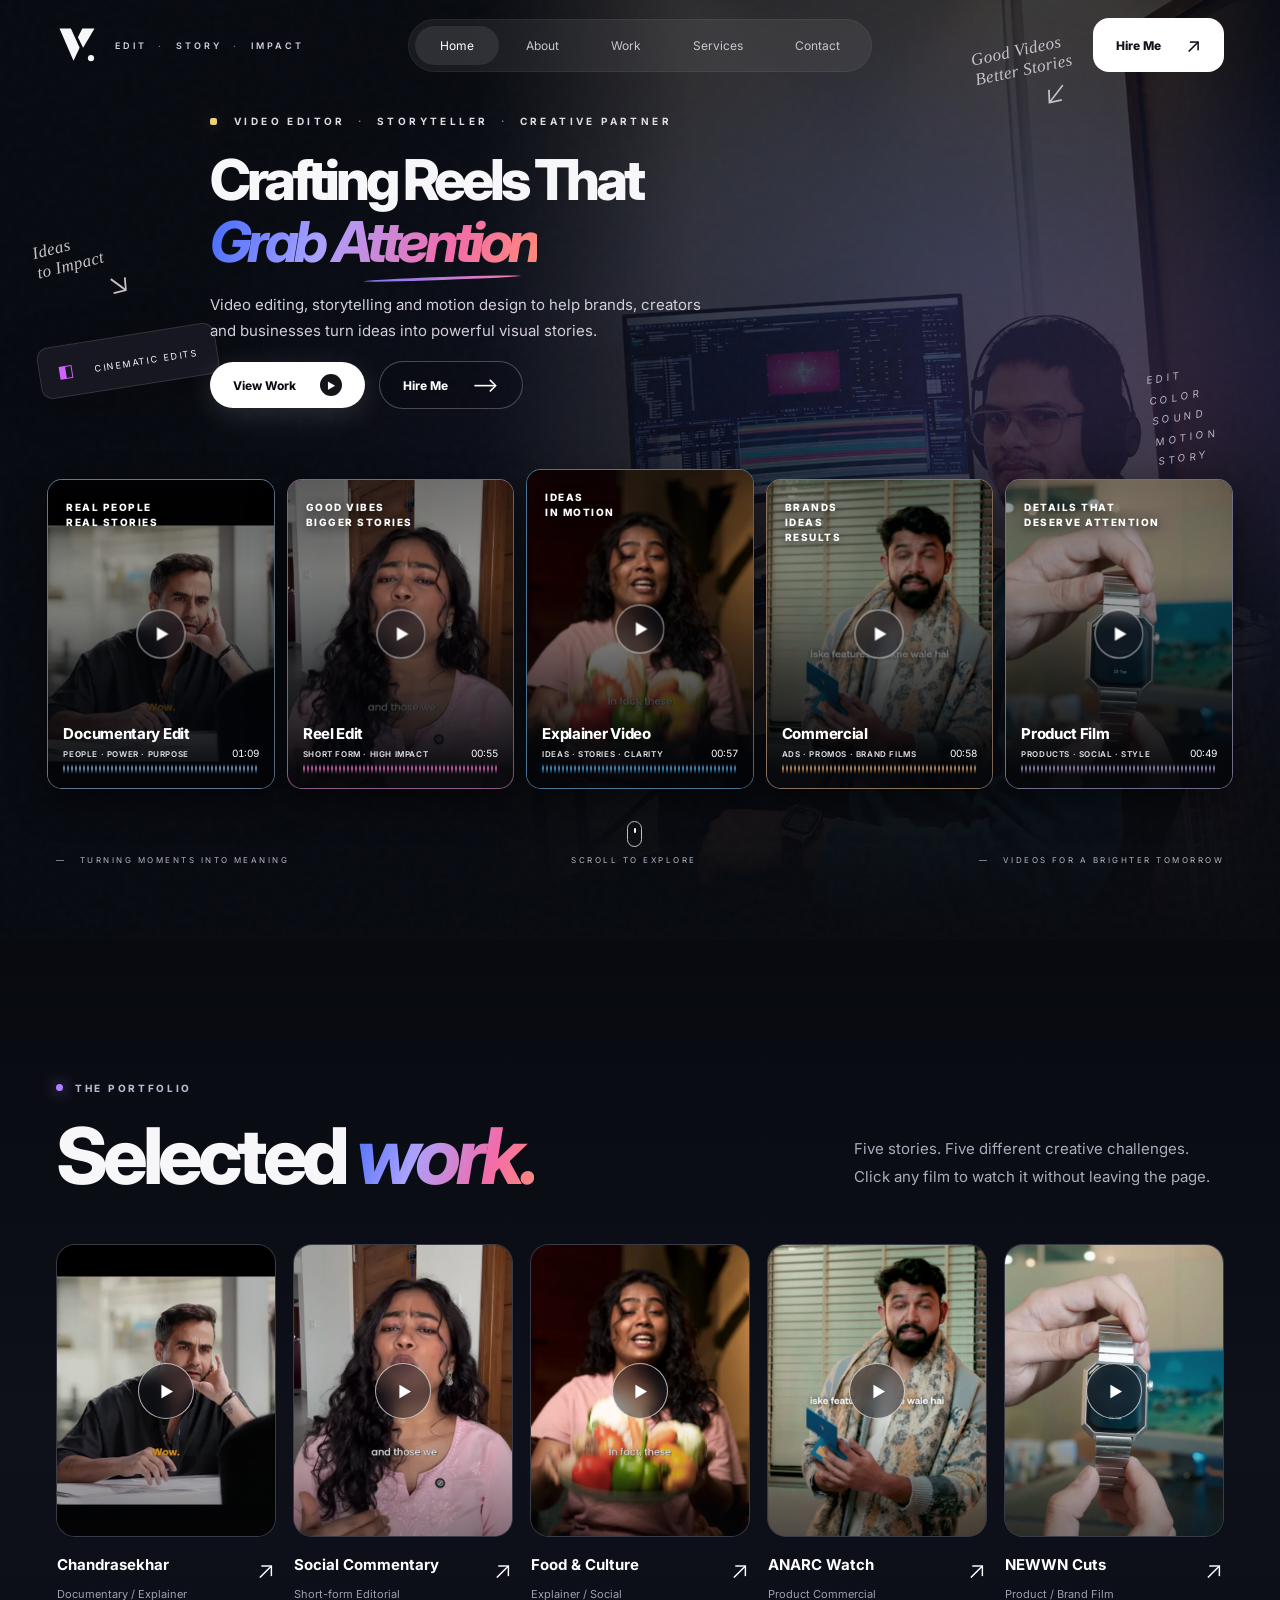
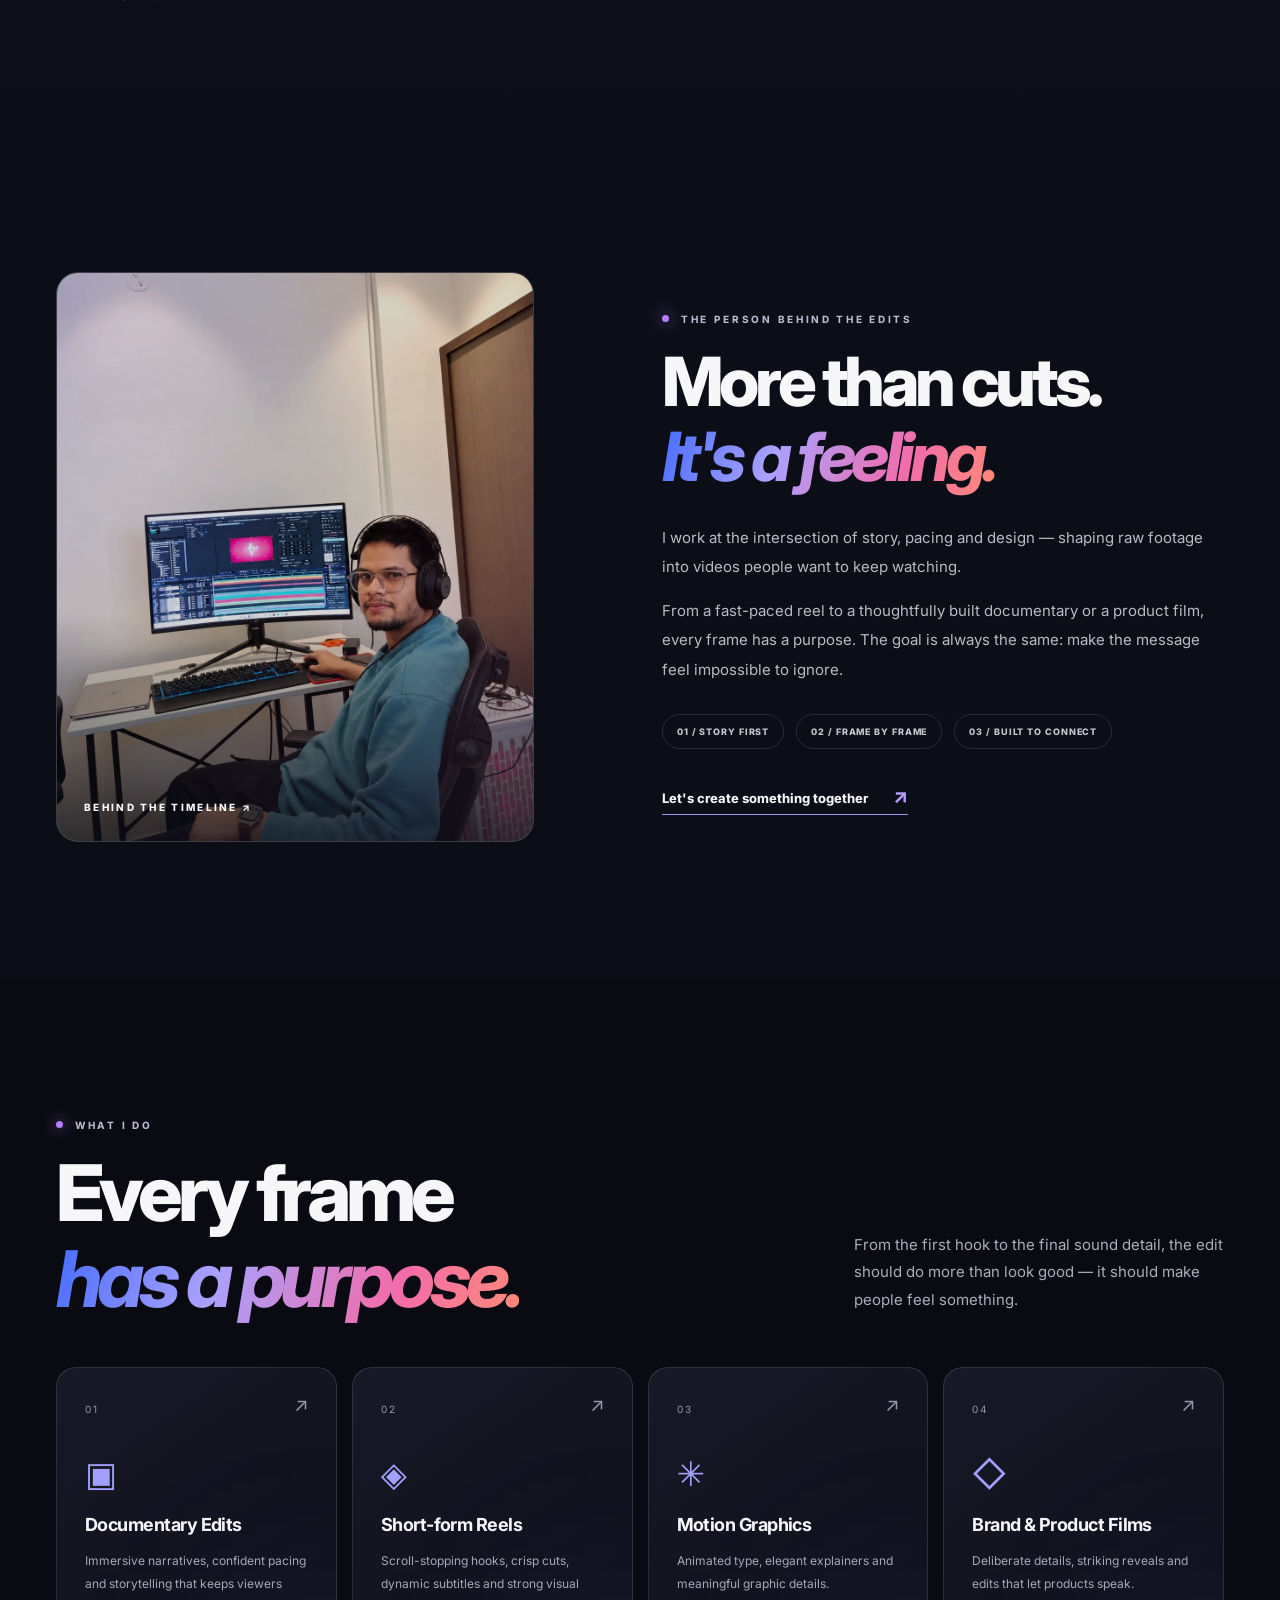
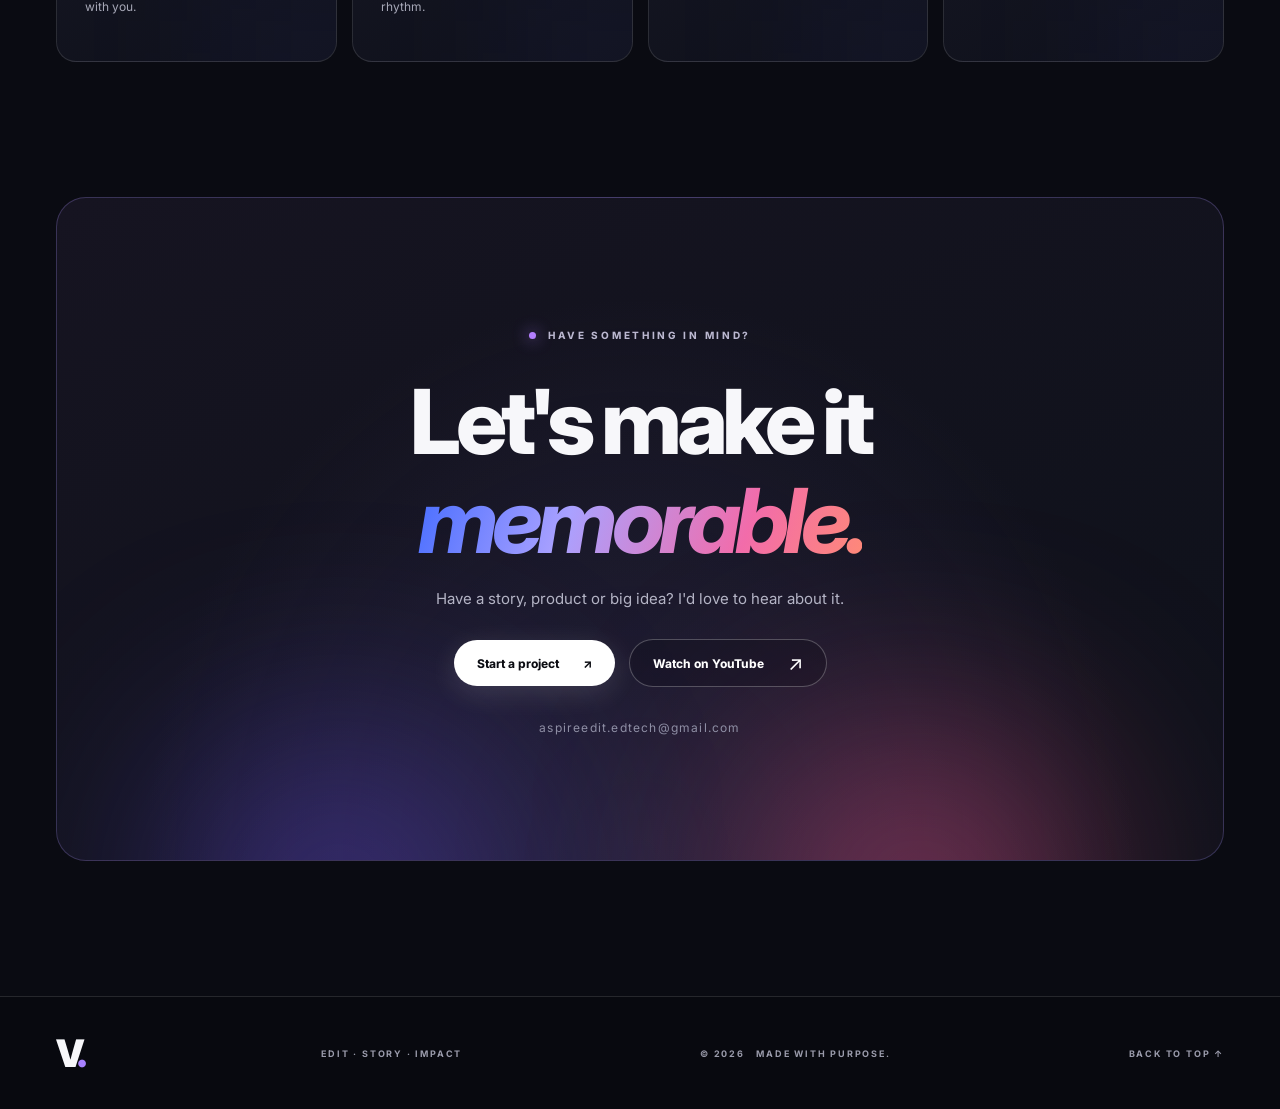
<file: index.html>
<!doctype html>
<html lang="en">
<head>
  <meta charset="utf-8">
  <meta name="viewport" content="width=device-width, initial-scale=1">
  <meta name="theme-color" content="#090b12">
  <meta name="description" content="Cinematic video editing, powerful storytelling, short-form reels, motion design and product films.">
  <meta property="og:type" content="website">
  <meta property="og:title" content="Edit · Story · Impact — Video Editor Portfolio">
  <meta property="og:description" content="Crafting reels that grab attention. Explore five selected edits and let's make something memorable.">
  <meta property="og:image" content="assets/images/social-preview.jpg">
  <title>Edit · Story · Impact | Video Editor Portfolio</title>
  <link rel="icon" href="assets/images/favicon.svg" type="image/svg+xml">
  <link rel="preconnect" href="https://fonts.googleapis.com">
  <link rel="preconnect" href="https://fonts.gstatic.com" crossorigin>
  <link href="https://fonts.googleapis.com/css2?family=DM+Sans:wght@400;500;600;700&family=Inter:wght@400;500;600;700;800;900&display=swap" rel="stylesheet">
  <link rel="stylesheet" href="styles.css">
  <script defer src="site-config.js"></script>
  <script defer src="script.js"></script>
</head>
<body>
  <a class="skip-link" href="#work">Skip to work</a>
  <div class="cursor-glow" aria-hidden="true"></div>
  <main>
    <section class="hero" id="home" aria-labelledby="hero-title">
      <div class="hero-photo" aria-hidden="true"></div>
      <div class="hero-wash" aria-hidden="true"></div>
      <div class="hero-noise" aria-hidden="true"></div>
      <header class="site-header wrap">
        <a class="brand" href="#home" aria-label="Home">
          <svg width="42" height="42" viewBox="0 0 48 48" role="img" aria-label="Edit Story Impact logo"><path d="M4 5h13l10 22-7 15L4 5Zm26 0h14L31 27l-6-12 5-10Z" fill="currentColor"/><circle cx="40" cy="39" r="3.5" fill="currentColor"/></svg>
          <span>EDIT <i>·</i> STORY <i>·</i> IMPACT</span>
        </a>
        <nav class="desktop-nav" aria-label="Main navigation">
          <a class="current" href="#home">Home</a><a href="#about">About</a><a href="#work">Work</a><a href="#services">Services</a><a href="#contact">Contact</a>
        </nav>
        <a class="header-cta" href="#contact">Hire Me <span aria-hidden="true">↗</span></a>
        <button class="mobile-menu-button" type="button" aria-label="Open navigation" aria-expanded="false" aria-controls="mobile-nav"><span></span><span></span></button>
      </header>
      <nav class="mobile-nav" id="mobile-nav" aria-label="Mobile navigation" hidden>
        <a href="#home">Home</a><a href="#about">About</a><a href="#work">Work</a><a href="#services">Services</a><a href="#contact">Contact</a>
      </nav>

      <div class="hero-copy wrap">
        <div class="eyebrow"><span class="eyebrow-dot"></span> VIDEO EDITOR <b>·</b> STORYTELLER <b>·</b> CREATIVE PARTNER</div>
        <h1 id="hero-title">Crafting Reels That<br><em>Grab Attention</em></h1>
        <p>Video editing, storytelling and motion design to help brands, creators and businesses turn ideas into powerful visual stories.</p>
        <div class="hero-actions">
          <a class="btn btn-primary" href="#work">View Work <span class="play-mini" aria-hidden="true">▶</span></a>
          <a class="btn btn-secondary" href="#contact">Hire Me <span aria-hidden="true">⟶</span></a>
        </div>
      </div>
      <div class="side-note note-left" aria-hidden="true">Ideas<br>to Impact <span>↘</span></div>
      <div class="side-note note-right" aria-hidden="true">Good Videos<br>Better Stories <span>↙</span></div>
      <div class="hero-chip" aria-hidden="true"><span>◧</span> CINEMATIC EDITS</div>
      <div class="tiny-manifesto" aria-hidden="true">EDIT<br>COLOR<br>SOUND<br>MOTION<br>STORY</div>

      <div class="hero-reels" aria-label="Five featured video reels">
        <div class="reels-track" id="hero-reels">
          <button class="reel-card tone-ice" type="button" data-video="0" aria-label="Play Documentary Edit: Chandrasekhar">
            <img src="assets/images/chandrasekhar.webp" alt="Documentary reel thumbnail" width="540" height="960" loading="eager">
            <span class="reel-topline">REAL PEOPLE<br>REAL STORIES</span><span class="reel-play" aria-hidden="true">▶</span>
            <span class="reel-info"><span class="reel-title">Documentary Edit</span><span class="reel-sub">PEOPLE · POWER · PURPOSE</span><span class="reel-duration">01:09</span></span><span class="timeline" aria-hidden="true"></span>
          </button>
          <button class="reel-card tone-pink" type="button" data-video="1" aria-label="Play Reel Edit: Social Commentary">
            <img src="assets/images/justice.webp" alt="Social commentary reel thumbnail" width="540" height="960" loading="eager">
            <span class="reel-topline">GOOD VIBES<br>BIGGER STORIES</span><span class="reel-play" aria-hidden="true">▶</span>
            <span class="reel-info"><span class="reel-title">Reel Edit</span><span class="reel-sub">SHORT FORM · HIGH IMPACT</span><span class="reel-duration">00:55</span></span><span class="timeline" aria-hidden="true"></span>
          </button>
          <button class="reel-card tone-blue" type="button" data-video="2" aria-label="Play Explainer Video: Food and Culture">
            <img src="assets/images/food-explainer.webp" alt="Food explainer reel thumbnail" width="540" height="960" loading="eager">
            <span class="reel-topline">IDEAS<br>IN MOTION</span><span class="reel-play" aria-hidden="true">▶</span>
            <span class="reel-info"><span class="reel-title">Explainer Video</span><span class="reel-sub">IDEAS · STORIES · CLARITY</span><span class="reel-duration">00:57</span></span><span class="timeline" aria-hidden="true"></span>
          </button>
          <button class="reel-card tone-amber" type="button" data-video="3" aria-label="Play Commercial: ANARC Watch">
            <img src="assets/images/anarc-watch.webp" alt="ANARC watch commercial thumbnail" width="540" height="960" loading="eager">
            <span class="reel-topline">BRANDS<br>IDEAS<br>RESULTS</span><span class="reel-play" aria-hidden="true">▶</span>
            <span class="reel-info"><span class="reel-title">Commercial</span><span class="reel-sub">ADS · PROMOS · BRAND FILMS</span><span class="reel-duration">00:58</span></span><span class="timeline" aria-hidden="true"></span>
          </button>
          <button class="reel-card tone-purple" type="button" data-video="4" aria-label="Play Product Film: NEWWN Cuts">
            <img src="assets/images/newn-cuts.webp" alt="NEWWN Cuts product film thumbnail" width="540" height="960" loading="eager">
            <span class="reel-topline">DETAILS THAT<br>DESERVE ATTENTION</span><span class="reel-play" aria-hidden="true">▶</span>
            <span class="reel-info"><span class="reel-title">Product Film</span><span class="reel-sub">PRODUCTS · SOCIAL · STYLE</span><span class="reel-duration">00:49</span></span><span class="timeline" aria-hidden="true"></span>
          </button>
        </div>
        <div class="mobile-swipe-note">SWIPE TO EXPLORE <span aria-hidden="true">⟶</span></div>
      </div>
      <div class="hero-footer wrap"><span>— &nbsp; TURNING MOMENTS INTO MEANING</span><a href="#work" aria-label="Scroll to selected work"><span class="scroll-mouse" aria-hidden="true"></span>SCROLL TO EXPLORE</a><span>— &nbsp; VIDEOS FOR A BRIGHTER TOMORROW</span></div>
    </section>

    <section class="work section-pad" id="work" aria-labelledby="work-title">
      <div class="wrap">
        <div class="section-heading"><div><span class="kicker"><span></span> THE PORTFOLIO</span><h2 id="work-title">Selected <em>work.</em></h2></div><p>Five stories. Five different creative challenges. Click any film to watch it without leaving the page.</p></div>
        <div class="work-grid">
          <button class="work-item" type="button" data-video="0"><span class="work-thumb"><img src="assets/images/chandrasekhar.webp" alt="" loading="lazy"><span class="work-play">▶</span></span><span class="work-meta"><span><strong>Chandrasekhar</strong><small>Documentary / Explainer</small></span><span class="work-arrow">↗</span></span></button>
          <button class="work-item" type="button" data-video="1"><span class="work-thumb"><img src="assets/images/justice.webp" alt="" loading="lazy"><span class="work-play">▶</span></span><span class="work-meta"><span><strong>Social Commentary</strong><small>Short-form Editorial</small></span><span class="work-arrow">↗</span></span></button>
          <button class="work-item" type="button" data-video="2"><span class="work-thumb"><img src="assets/images/food-explainer.webp" alt="" loading="lazy"><span class="work-play">▶</span></span><span class="work-meta"><span><strong>Food &amp; Culture</strong><small>Explainer / Social</small></span><span class="work-arrow">↗</span></span></button>
          <button class="work-item" type="button" data-video="3"><span class="work-thumb"><img src="assets/images/anarc-watch.webp" alt="" loading="lazy"><span class="work-play">▶</span></span><span class="work-meta"><span><strong>ANARC Watch</strong><small>Product Commercial</small></span><span class="work-arrow">↗</span></span></button>
          <button class="work-item" type="button" data-video="4"><span class="work-thumb"><img src="assets/images/newn-cuts.webp" alt="" loading="lazy"><span class="work-play">▶</span></span><span class="work-meta"><span><strong>NEWWN Cuts</strong><small>Product / Brand Film</small></span><span class="work-arrow">↗</span></span></button>
        </div>
      </div>
    </section>

    <section class="about section-pad" id="about" aria-labelledby="about-title">
      <div class="wrap about-layout"><div class="about-portrait"><img src="assets/images/editor.webp" alt="Video editor at the editing workstation" loading="lazy"><span class="portrait-caption">BEHIND THE TIMELINE ↗</span></div><div class="about-copy"><span class="kicker"><span></span> THE PERSON BEHIND THE EDITS</span><h2 id="about-title">More than cuts.<br><em>It's a feeling.</em></h2><p>I work at the intersection of story, pacing and design — shaping raw footage into videos people want to keep watching.</p><p>From a fast-paced reel to a thoughtfully built documentary or a product film, every frame has a purpose. The goal is always the same: make the message feel impossible to ignore.</p><div class="about-tags"><span>01 / STORY FIRST</span><span>02 / FRAME BY FRAME</span><span>03 / BUILT TO CONNECT</span></div><a class="text-link" href="#contact">Let's create something together <span>↗</span></a></div></div>
    </section>

    <section class="services section-pad" id="services" aria-labelledby="services-title"><div class="wrap"><div class="section-heading"><div><span class="kicker"><span></span> WHAT I DO</span><h2 id="services-title">Every frame<br><em>has a purpose.</em></h2></div><p>From the first hook to the final sound detail, the edit should do more than look good — it should make people feel something.</p></div><div class="services-grid"><article class="service"><span class="service-number">01</span><span class="service-icon">▣</span><h3>Documentary Edits</h3><p>Immersive narratives, confident pacing and storytelling that keeps viewers with you.</p><span class="service-arrow">↗</span></article><article class="service"><span class="service-number">02</span><span class="service-icon">◈</span><h3>Short-form Reels</h3><p>Scroll-stopping hooks, crisp cuts, dynamic subtitles and strong visual rhythm.</p><span class="service-arrow">↗</span></article><article class="service"><span class="service-number">03</span><span class="service-icon">✳</span><h3>Motion Graphics</h3><p>Animated type, elegant explainers and meaningful graphic details.</p><span class="service-arrow">↗</span></article><article class="service"><span class="service-number">04</span><span class="service-icon">◇</span><h3>Brand &amp; Product Films</h3><p>Deliberate details, striking reveals and edits that let products speak.</p><span class="service-arrow">↗</span></article></div></div></section>

    <section class="contact section-pad" id="contact" aria-labelledby="contact-title"><div class="wrap contact-panel"><div class="contact-orb" aria-hidden="true"></div><span class="kicker"><span></span> HAVE SOMETHING IN MIND?</span><h2 id="contact-title">Let's make it<br><em>memorable.</em></h2><p>Have a story, product or big idea? I'd love to hear about it.</p><div class="contact-actions"><a class="btn btn-primary" id="email-link" href="mailto:aspireedit.edtech@gmail.com">Start a project <span aria-hidden="true">↗</span></a><a class="btn btn-secondary" id="youtube-link" href="https://www.youtube.com/@aasil_khan_" target="_blank" rel="noopener noreferrer">Watch on YouTube <span aria-hidden="true">↗</span></a></div><span class="contact-email" id="email-text">aspireedit.edtech@gmail.com</span></div></section>
  </main>
  <footer class="footer"><div class="wrap footer-inner"><a class="footer-brand" href="#home">V<span>.</span></a><span>EDIT · STORY · IMPACT</span><span>© <span id="year">2026</span> &nbsp; MADE WITH PURPOSE.</span><a href="#home">BACK TO TOP ↑</a></div></footer>

  <dialog class="video-dialog" id="video-dialog" aria-labelledby="dialog-title"><div class="dialog-shell"><div class="dialog-bar"><div><span class="dialog-kicker">NOW PLAYING / SELECTED WORK</span><h2 id="dialog-title">Selected film</h2></div><button type="button" class="dialog-close" id="close-dialog" aria-label="Close video">✕</button></div><div class="video-stage"><video id="player" controls playsinline preload="none" controlslist="nodownload" aria-label="Featured portfolio video"></video></div><p class="dialog-footer">PRESS ESC TO CLOSE <span>↗ EDIT · STORY · IMPACT</span></p></div></dialog>
</body>
</html>
</file>
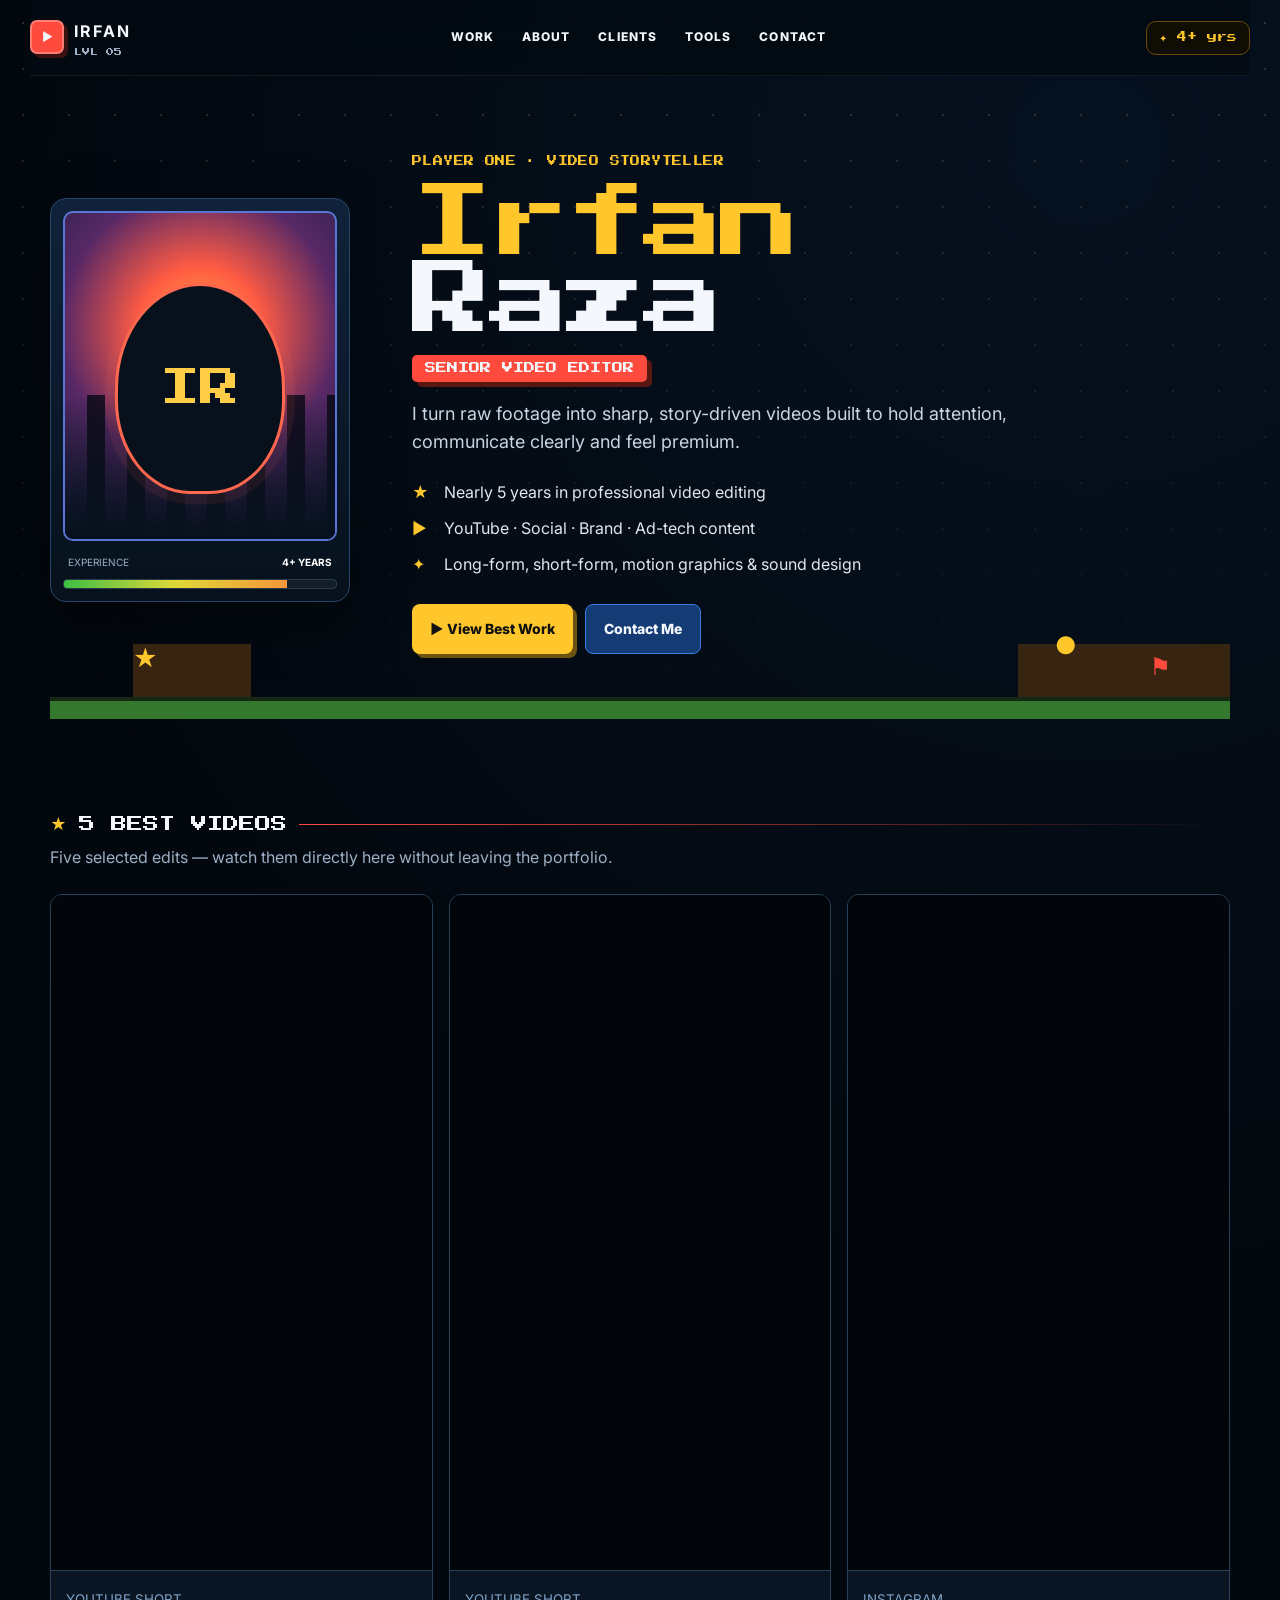
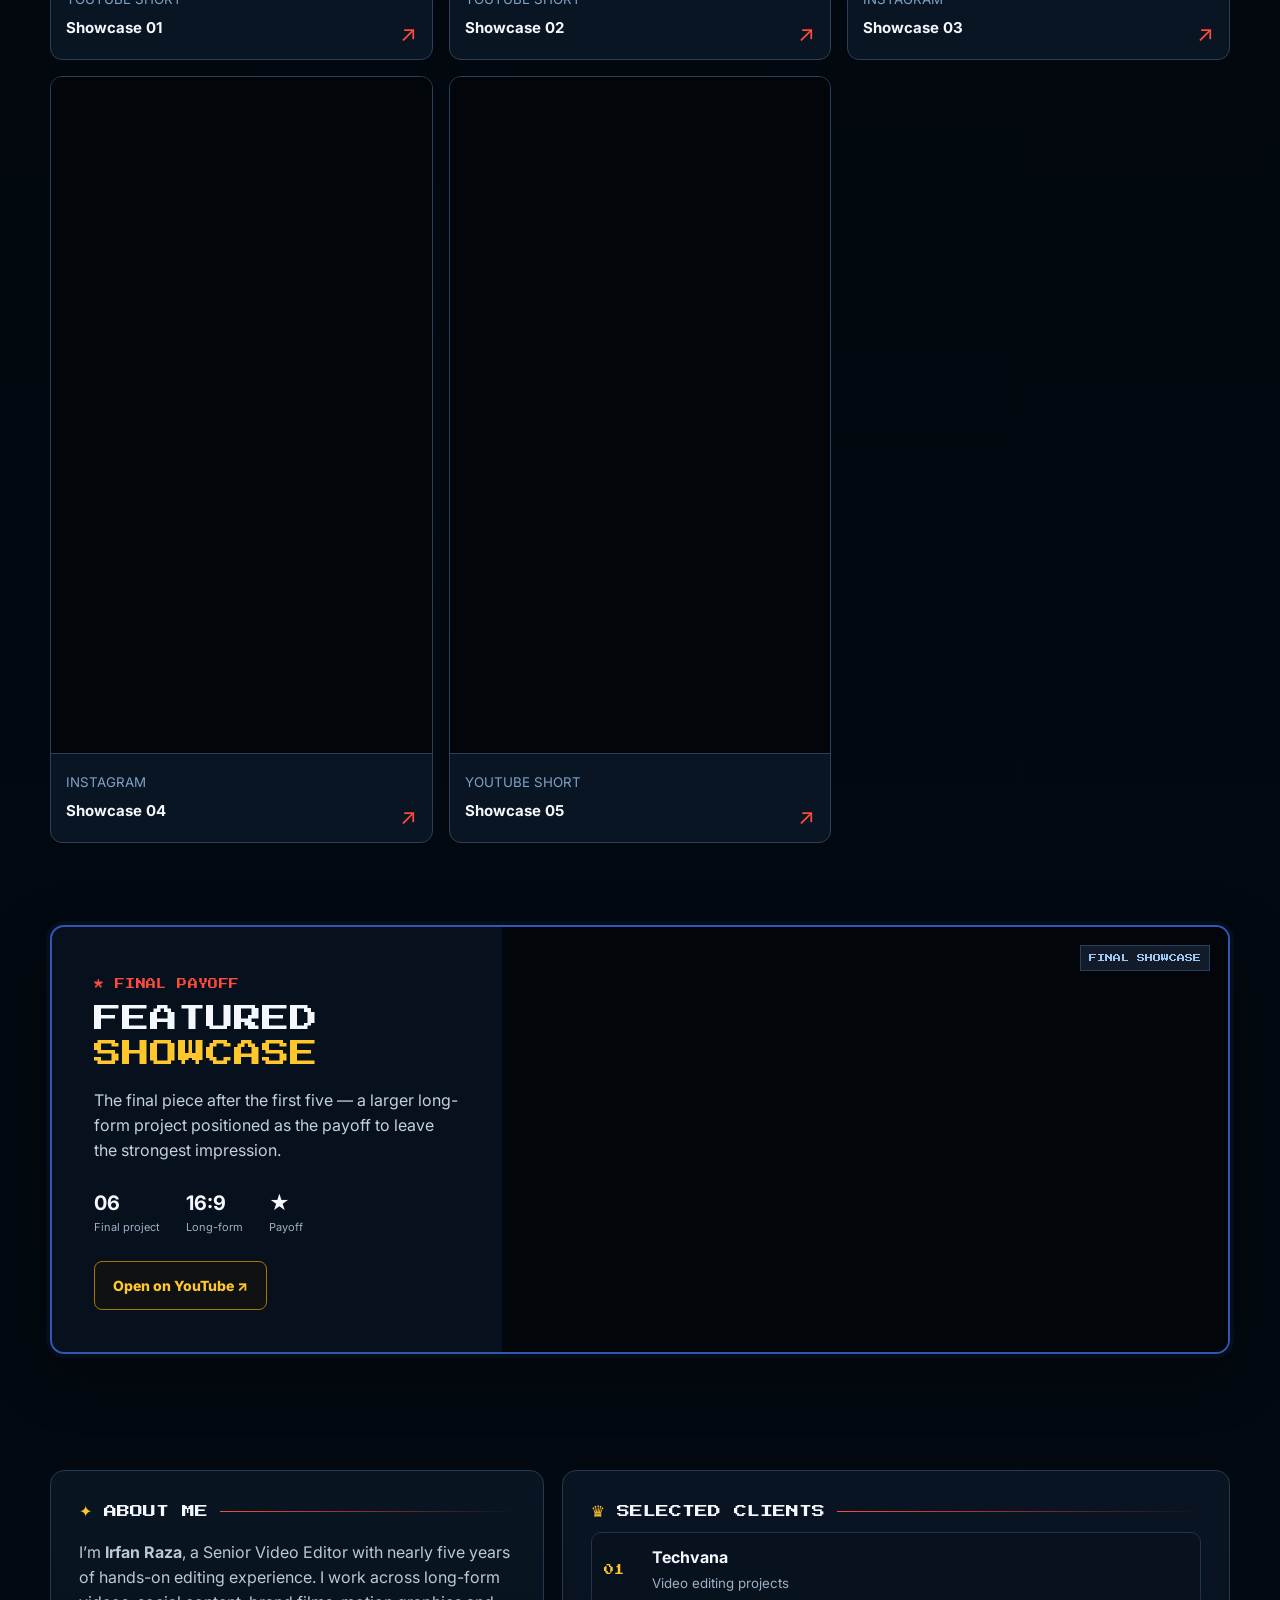
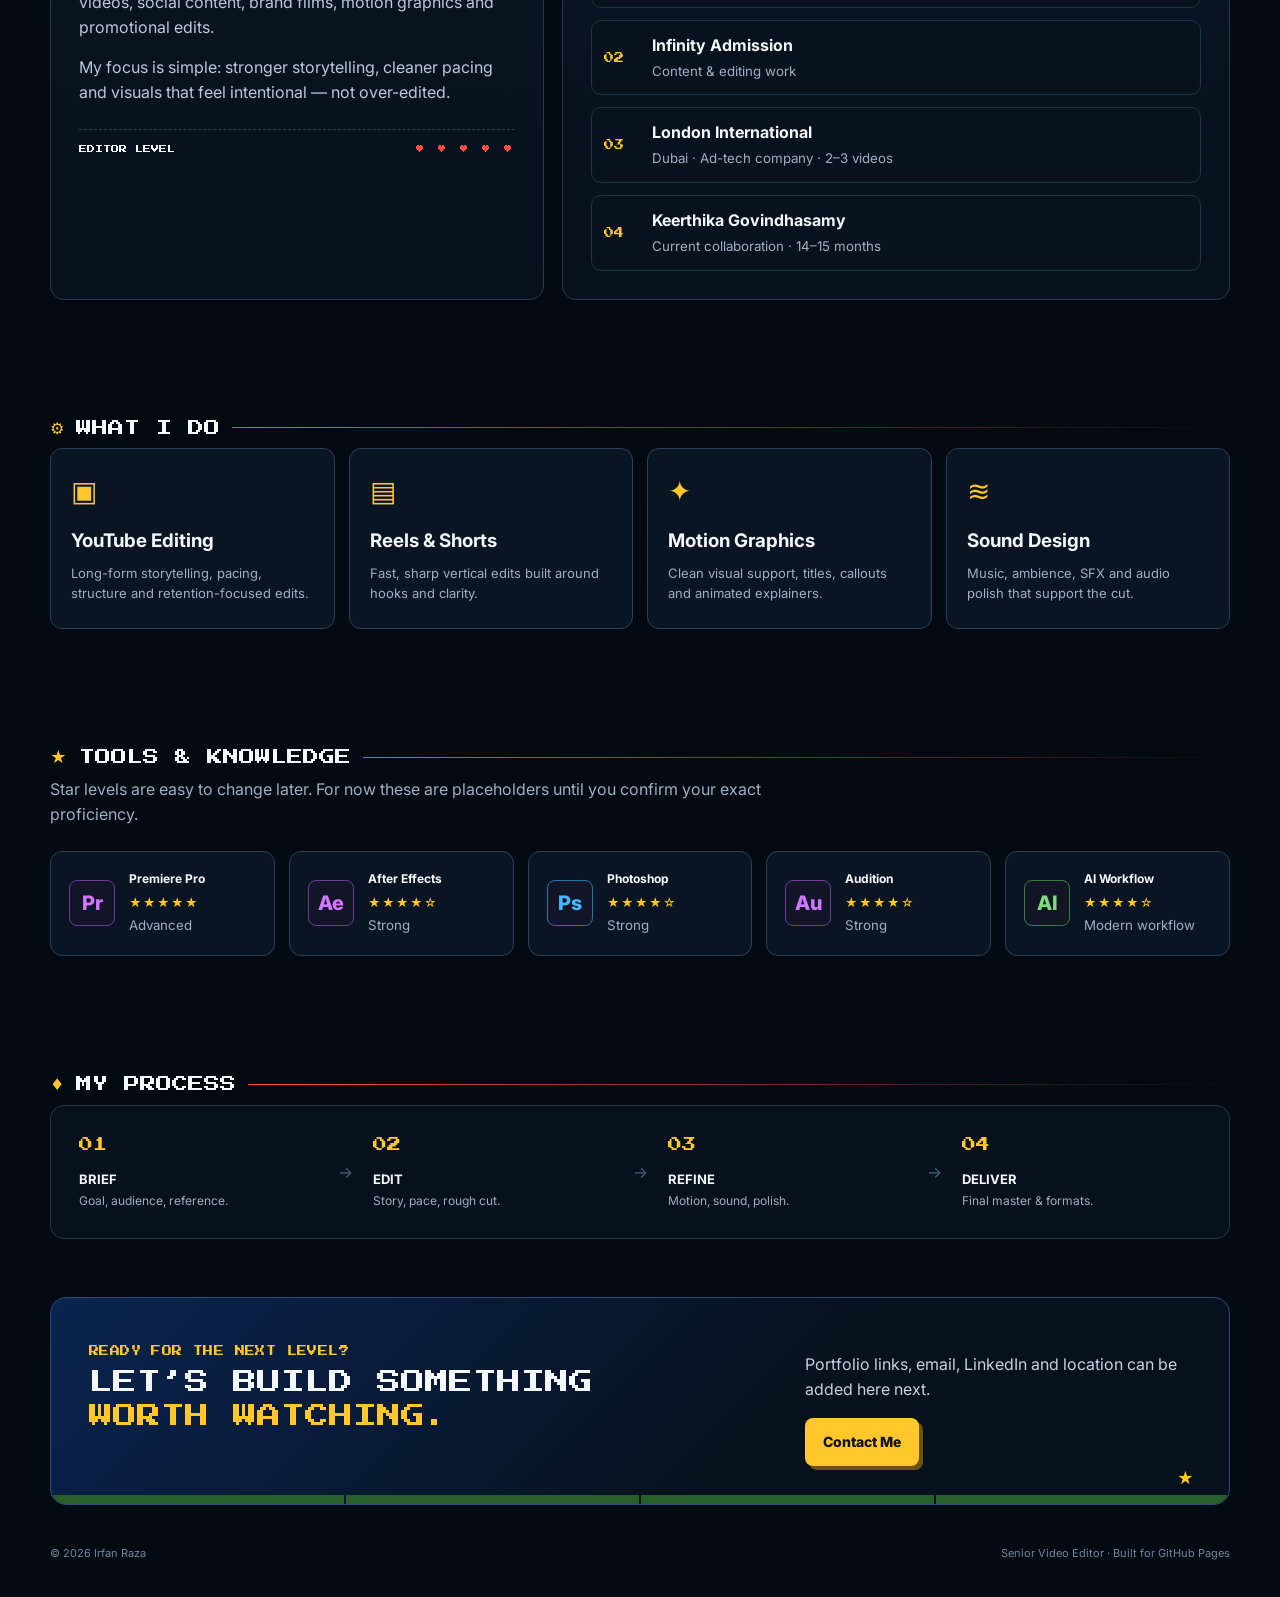
<file: irfan-raza-portfolio-v2 (2)/index.html>
<!DOCTYPE html>
<html lang="en">
<head>
  <meta charset="UTF-8" />
  <meta name="viewport" content="width=device-width, initial-scale=1.0" />
  <meta name="description" content="Irfan Raza — Senior Video Editor portfolio" />
  <title>Irfan Raza — Senior Video Editor</title>
  <link rel="preconnect" href="https://fonts.googleapis.com">
  <link rel="preconnect" href="https://fonts.gstatic.com" crossorigin>
  <link href="https://fonts.googleapis.com/css2?family=Inter:wght@400;500;600;700;800&family=Press+Start+2P&display=swap" rel="stylesheet">
  <link rel="stylesheet" href="styles.css" />
</head>
<body>
  <div class="pixel-noise" aria-hidden="true"></div>
  <header class="site-header">
    <a class="brand" href="#top" aria-label="Irfan Raza home">
      <span class="brand-icon">▶</span>
      <span><b>IRFAN</b><small>LVL 05</small></span>
    </a>
    <nav>
      <a href="#work">Work</a>
      <a href="#about">About</a>
      <a href="#clients">Clients</a>
      <a href="#tools">Tools</a>
      <a href="#contact">Contact</a>
    </nav>
    <div class="coin-pill">✦ 4+ yrs</div>
  </header>

  <main id="top">
    <section class="hero shell">
      <div class="hero-card avatar-card">
        <div class="avatar-art">
          <div class="avatar-ring"><span>IR</span></div>
          <div class="skyline"></div>
        </div>
        <div class="exp-label">
          <span>EXPERIENCE</span><b>4+ YEARS</b>
        </div>
        <div class="xp-bar"><span></span></div>
      </div>

      <div class="hero-copy">
        <p class="eyebrow">PLAYER ONE · VIDEO STORYTELLER</p>
        <h1><span>Irfan</span><br>Raza</h1>
        <div class="role-badge">SENIOR VIDEO EDITOR</div>
        <p class="hero-lead">I turn raw footage into sharp, story-driven videos built to hold attention, communicate clearly and feel premium.</p>

        <div class="proof-list">
          <div><i>★</i><span>Nearly 5 years in professional video editing</span></div>
          <div><i>▶</i><span>YouTube · Social · Brand · Ad-tech content</span></div>
          <div><i>✦</i><span>Long-form, short-form, motion graphics & sound design</span></div>
        </div>

        <div class="hero-actions">
          <a href="#work" class="btn btn-primary">▶ View Best Work</a>
          <a href="#contact" class="btn btn-secondary">Contact Me</a>
        </div>
      </div>

      <div class="hero-platform" aria-hidden="true">
        <span class="star">★</span><span class="coin">●</span><span class="flag">⚑</span>
      </div>
    </section>

    <section class="section shell" id="work">
      <div class="section-title"><span>★</span><h2>5 BEST VIDEOS</h2><div class="line"></div></div>
      <p class="section-kicker">Five selected edits — watch them directly here without leaving the portfolio.</p>

      <div class="video-grid showcase-grid">
        <article class="video-card media-card">
          <div class="embed-frame vertical">
            <iframe src="https://www.youtube.com/embed/aRD-pvLzmlw"
              title="Irfan Raza portfolio video 01" loading="lazy"
              allow="accelerometer; autoplay; clipboard-write; encrypted-media; gyroscope; picture-in-picture; web-share"
              allowfullscreen></iframe>
          </div>
          <div class="video-info"><div><small>YOUTUBE SHORT</small><h3>Showcase 01</h3></div>
            <a href="https://youtube.com/shorts/aRD-pvLzmlw" target="_blank" rel="noopener">↗</a></div>
        </article>

        <article class="video-card media-card">
          <div class="embed-frame vertical">
            <iframe src="https://www.youtube.com/embed/UuYYLlczrHk"
              title="Irfan Raza portfolio video 02" loading="lazy"
              allow="accelerometer; autoplay; clipboard-write; encrypted-media; gyroscope; picture-in-picture; web-share"
              allowfullscreen></iframe>
          </div>
          <div class="video-info"><div><small>YOUTUBE SHORT</small><h3>Showcase 02</h3></div>
            <a href="https://youtube.com/shorts/UuYYLlczrHk" target="_blank" rel="noopener">↗</a></div>
        </article>

        <article class="video-card media-card">
          <div class="embed-frame vertical instagram-frame">
            <iframe src="https://www.instagram.com/p/DQ9zjNdE7Ha/embed/"
              title="Irfan Raza Instagram portfolio video 03" loading="lazy"
              scrolling="no" allowtransparency="true" allowfullscreen></iframe>
          </div>
          <div class="video-info"><div><small>INSTAGRAM</small><h3>Showcase 03</h3></div>
            <a href="https://www.instagram.com/p/DQ9zjNdE7Ha/" target="_blank" rel="noopener">↗</a></div>
        </article>

        <article class="video-card media-card">
          <div class="embed-frame vertical instagram-frame">
            <iframe src="https://www.instagram.com/p/DRKgSUVkyIa/embed/"
              title="Irfan Raza Instagram portfolio video 04" loading="lazy"
              scrolling="no" allowtransparency="true" allowfullscreen></iframe>
          </div>
          <div class="video-info"><div><small>INSTAGRAM</small><h3>Showcase 04</h3></div>
            <a href="https://www.instagram.com/p/DRKgSUVkyIa/" target="_blank" rel="noopener">↗</a></div>
        </article>

        <article class="video-card media-card">
          <div class="embed-frame vertical">
            <iframe src="https://www.youtube.com/embed/NADLANsb6GA"
              title="Irfan Raza portfolio video 05" loading="lazy"
              allow="accelerometer; autoplay; clipboard-write; encrypted-media; gyroscope; picture-in-picture; web-share"
              allowfullscreen></iframe>
          </div>
          <div class="video-info"><div><small>YOUTUBE SHORT</small><h3>Showcase 05</h3></div>
            <a href="https://youtube.com/shorts/NADLANsb6GA" target="_blank" rel="noopener">↗</a></div>
        </article>
      </div>
    </section>

    <section class="section shell featured-wrap">
      <div class="featured-card">
        <div class="featured-copy">
          <p class="eyebrow red">★ FINAL PAYOFF</p>
          <h2>FEATURED<br><span>SHOWCASE</span></h2>
          <p>The final piece after the first five — a larger long-form project positioned as the payoff to leave the strongest impression.</p>
          <div class="metric-row">
            <div><b>06</b><span>Final project</span></div>
            <div><b>16:9</b><span>Long-form</span></div>
            <div><b>★</b><span>Payoff</span></div>
          </div>
          <a class="btn btn-outline" href="https://youtu.be/m8CQNYvjB_Q" target="_blank" rel="noopener">Open on YouTube ↗</a>
        </div>

        <div class="featured-visual payoff-video">
          <iframe src="https://www.youtube.com/embed/m8CQNYvjB_Q"
            title="Irfan Raza featured payoff video" loading="lazy"
            allow="accelerometer; autoplay; clipboard-write; encrypted-media; gyroscope; picture-in-picture; web-share"
            allowfullscreen></iframe>
          <span class="boss-label">FINAL SHOWCASE</span>
        </div>
      </div>
    </section>

    <section class="section shell two-col" id="about">
      <div class="panel about-panel">
        <div class="section-title compact"><span>✦</span><h2>ABOUT ME</h2><div class="line"></div></div>
        <p>I’m <strong>Irfan Raza</strong>, a Senior Video Editor with nearly five years of hands-on editing experience. I work across long-form videos, social content, brand films, motion graphics and promotional edits.</p>
        <p>My focus is simple: stronger storytelling, cleaner pacing and visuals that feel intentional — not over-edited.</p>
        <div class="mini-level"><span>EDITOR LEVEL</span><div class="hearts">♥ ♥ ♥ ♥ ♥</div></div>
      </div>

      <div class="panel" id="clients">
        <div class="section-title compact"><span>♛</span><h2>SELECTED CLIENTS</h2><div class="line"></div></div>
        <div class="client-list">
          <div class="client"><span>01</span><div><b>Techvana</b><small>Video editing projects</small></div></div>
          <div class="client"><span>02</span><div><b>Infinity Admission</b><small>Content & editing work</small></div></div>
          <div class="client"><span>03</span><div><b>London International</b><small>Dubai · Ad-tech company · 2–3 videos</small></div></div>
          <div class="client"><span>04</span><div><b>Keerthika Govindhasamy</b><small>Current collaboration · 14–15 months</small></div></div>
        </div>
      </div>
    </section>

    <section class="section shell">
      <div class="section-title"><span>⚙</span><h2>WHAT I DO</h2><div class="line"></div></div>
      <div class="service-grid">
        <div class="service-card"><div class="icon">▣</div><h3>YouTube Editing</h3><p>Long-form storytelling, pacing, structure and retention-focused edits.</p></div>
        <div class="service-card"><div class="icon">▤</div><h3>Reels & Shorts</h3><p>Fast, sharp vertical edits built around hooks and clarity.</p></div>
        <div class="service-card"><div class="icon">✦</div><h3>Motion Graphics</h3><p>Clean visual support, titles, callouts and animated explainers.</p></div>
        <div class="service-card"><div class="icon">≋</div><h3>Sound Design</h3><p>Music, ambience, SFX and audio polish that support the cut.</p></div>
      </div>
    </section>

    <section class="section shell" id="tools">
      <div class="section-title"><span>★</span><h2>TOOLS & KNOWLEDGE</h2><div class="line"></div></div>
      <p class="section-kicker">Star levels are easy to change later. For now these are placeholders until you confirm your exact proficiency.</p>
      <div class="tools-grid">
        <div class="tool-card"><div class="tool-logo pr">Pr</div><div><h3>Premiere Pro</h3><div class="stars">★★★★★</div><small>Advanced</small></div></div>
        <div class="tool-card"><div class="tool-logo ae">Ae</div><div><h3>After Effects</h3><div class="stars">★★★★☆</div><small>Strong</small></div></div>
        <div class="tool-card"><div class="tool-logo ps">Ps</div><div><h3>Photoshop</h3><div class="stars">★★★★☆</div><small>Strong</small></div></div>
        <div class="tool-card"><div class="tool-logo au">Au</div><div><h3>Audition</h3><div class="stars">★★★★☆</div><small>Strong</small></div></div>
        <div class="tool-card"><div class="tool-logo ai">AI</div><div><h3>AI Workflow</h3><div class="stars">★★★★☆</div><small>Modern workflow</small></div></div>
      </div>
    </section>

    <section class="section shell process-section">
      <div class="section-title"><span>♦</span><h2>MY PROCESS</h2><div class="line"></div></div>
      <div class="process-line">
        <div><b>01</b><h3>BRIEF</h3><p>Goal, audience, reference.</p></div>
        <i>→</i>
        <div><b>02</b><h3>EDIT</h3><p>Story, pace, rough cut.</p></div>
        <i>→</i>
        <div><b>03</b><h3>REFINE</h3><p>Motion, sound, polish.</p></div>
        <i>→</i>
        <div><b>04</b><h3>DELIVER</h3><p>Final master & formats.</p></div>
      </div>
    </section>

    <section class="section shell cta" id="contact">
      <div>
        <p class="eyebrow">READY FOR THE NEXT LEVEL?</p>
        <h2>LET’S BUILD SOMETHING<br><span>WORTH WATCHING.</span></h2>
      </div>
      <div class="contact-box">
        <p>Portfolio links, email, LinkedIn and location can be added here next.</p>
        <a class="btn btn-primary" href="mailto:your@email.com">Contact Me</a>
      </div>
      <div class="platform-row" aria-hidden="true"><span></span><span></span><span></span><span></span><b>★</b></div>
    </section>
  </main>

  <footer class="shell footer">
    <span>© <span id="year"></span> Irfan Raza</span>
    <span>Senior Video Editor · Built for GitHub Pages</span>
  </footer>

  <script src="script.js"></script>
</body>
</html>
</file>
<file: styles.css>
:root{--bg:#090b12;--surface:#10131d;--line:rgba(255,255,255,.12);--ink:#f7f7fa;--muted:#aaadbb;--blue:#6b6eff;--pink:#ff7393;--radius:22px}*{box-sizing:border-box}html{scroll-behavior:smooth;scroll-padding-top:90px}body{margin:0;min-width:320px;color:var(--ink);background:var(--bg);font-family:Inter,'DM Sans',system-ui,-apple-system,BlinkMacSystemFont,'Segoe UI',sans-serif;-webkit-font-smoothing:antialiased}body.modal-open{overflow:hidden}a{color:inherit;text-decoration:none}button{font:inherit}button,a{-webkit-tap-highlight-color:transparent}button:focus-visible,a:focus-visible{outline:2px solid #aaa9ff;outline-offset:5px}img{display:block;max-width:100%}::selection{background:#7476ff;color:#fff}.wrap{width:min(1540px,calc(100% - 112px));margin-inline:auto}.skip-link{position:fixed;z-index:1000;top:-100px;left:20px;background:#fff;color:#111;padding:10px 20px}.skip-link:focus{top:15px}.cursor-glow{pointer-events:none;position:fixed;z-index:30;inset:0;background:radial-gradient(320px circle at var(--pointer-x,-800px) var(--pointer-y,-800px),rgba(125,104,236,.042),transparent 70%)}
/* HERO: the real editor photo is only a subtle 30%-opacity backdrop. */
.hero{position:relative;isolation:isolate;min-height:940px;overflow:hidden;background:radial-gradient(ellipse at 84% 43%,#161a32 0%,transparent 60%),#080a10}.hero-photo{position:absolute;z-index:-4;inset:0 0 0 37%;background-image:url('assets/images/editor.webp');background-size:cover;background-position:50% 100%;opacity:.30;filter:brightness(.62) contrast(1.32) saturate(.92);-webkit-mask-image:linear-gradient(90deg,transparent 0%,#000 27%,#000 85%,transparent 100%);mask-image:linear-gradient(90deg,transparent 0%,#000 27%,#000 85%,transparent 100%)}.hero-wash{position:absolute;z-index:-3;inset:0;pointer-events:none;background:radial-gradient(ellipse 38% 33% at 77% 29%,rgba(58,76,153,.18),transparent 85%),radial-gradient(ellipse 35% 30% at 89% 41%,rgba(177,62,119,.1),transparent 80%),linear-gradient(90deg,rgba(6,9,16,.66),transparent 72%),linear-gradient(0deg,#080a10 0%,rgba(8,10,16,.10) 35%,transparent 70%)}.hero-noise{position:absolute;inset:0;z-index:-2;pointer-events:none;opacity:.18;background-image:url("data:image/svg+xml,%3Csvg viewBox='0 0 180 180' xmlns='http://www.w3.org/2000/svg'%3E%3Cfilter id='n'%3E%3CfeTurbulence type='fractalNoise' baseFrequency='.7' numOctaves='3' stitchTiles='stitch'/%3E%3C/filter%3E%3Crect width='100%25' height='100%25' opacity='.12' filter='url(%23n)'/%3E%3C/svg%3E")}.site-header{height:90px;display:flex;align-items:center;justify-content:space-between;position:relative;z-index:7}.brand{display:flex;align-items:center;gap:17px;white-space:nowrap}.brand svg{width:42px;flex:0 0 auto}.brand span{color:#d1d2dd;letter-spacing:.32em;font-size:9px;font-weight:600}.brand i{font-style:normal;margin:0 7px;color:#777c91}.desktop-nav{display:flex;align-items:center;gap:2px;position:absolute;left:50%;transform:translateX(-50%);padding:6px;background:rgba(255,255,255,.067);border:1px solid rgba(255,255,255,.055);border-radius:99px;backdrop-filter:blur(20px);-webkit-backdrop-filter:blur(20px)}.desktop-nav a{font-size:12px;color:#c6c6d1;border-radius:40px;padding:12px 25px;transition:.25s background,.25s color}.desktop-nav a:hover,.desktop-nav a.current{background:rgba(255,255,255,.09);color:#fff}.header-cta{background:#fff;color:#11131a;padding:15px 23px;font-size:12px;font-weight:800;border-radius:16px;display:flex;align-items:center;gap:25px;transition:transform .25s,box-shadow .25s}.header-cta:hover{transform:translateY(-3px);box-shadow:0 12px 30px #0007}.header-cta span{font-size:20px;font-weight:400}.mobile-menu-button,.mobile-nav{display:none}
.hero-copy{padding-top:25px;padding-left:min(12%,186px);position:relative;z-index:3}.eyebrow{color:#e0dce5;font-size:10px;letter-spacing:.34em;font-weight:700;white-space:nowrap}.eyebrow b{font-size:10px;padding:0 7px;color:#8c8897}.eyebrow-dot{display:inline-block;width:7px;height:7px;border-radius:2px;background:#ebd177;margin-right:12px;box-shadow:0 0 15px #ebd17744}.hero-copy h1{font-size:clamp(44px,4.4vw,70px);letter-spacing:-.072em;line-height:1.095;margin:22px 0 19px;max-width:780px;font-weight:800}.hero-copy h1 em,.section-heading h2 em,.about-copy h2 em,.contact h2 em{font-style:italic;font-weight:750;background:linear-gradient(110deg,#4c70ff 3%,#aaa1ff 35%,#f26caa 73%,#ff8a76);background-clip:text;-webkit-background-clip:text;color:transparent}.hero-copy h1 em{display:inline-block;position:relative;letter-spacing:-.078em}.hero-copy h1 em:after{content:'';position:absolute;bottom:-8px;left:47%;width:48%;height:3px;border-radius:100%;background:linear-gradient(90deg,#777aff,#ff7caf);transform:rotate(-2deg)}.hero-copy>p{font-size:15px;color:#d1ced9;line-height:1.7;max-width:510px;margin:20px 0 18px}.hero-actions,.contact-actions{display:flex;gap:14px;align-items:center;flex-wrap:wrap}.btn{min-height:46px;display:inline-flex;align-items:center;justify-content:center;gap:24px;padding:11px 23px;border-radius:99px;font-weight:750;font-size:12px;transition:transform .25s,background .25s,box-shadow .25s}.btn:hover{transform:translateY(-3px)}.btn-primary{background:#fff;color:#0b0c12;box-shadow:0 7px 29px #fff2}.btn-primary:hover{box-shadow:0 8px 35px #fff3}.play-mini{display:grid;place-items:center;border-radius:50%;width:22px;height:22px;background:#14151b;color:#fff;font-size:9px;padding-left:2px}.btn-secondary{border:1px solid rgba(255,255,255,.25);background:rgba(7,8,14,.22);color:#fff}.btn-secondary:hover{background:rgba(255,255,255,.09)}.btn-secondary>span{font-size:20px;font-weight:400}
.side-note{position:absolute;z-index:2;color:#c7c2c7;font-size:17px;font-style:italic;font-family:Georgia,serif;letter-spacing:.025em;transform:rotate(-14deg);line-height:1.18}.note-left{top:233px;left:3%}.note-right{top:40px;right:16%;transform:rotate(-12deg)}.side-note span{display:block;font-size:30px;margin-left:65px;font-family:Inter,sans-serif;font-weight:300}.hero-chip{position:absolute;top:335px;left:3%;transform:rotate(-9deg);font-size:9px;letter-spacing:.2em;border:1px solid var(--line);border-radius:12px;padding:15px 18px;background:#22202d9c;box-shadow:0 8px 45px #0004}.hero-chip span{margin-right:14px;font-size:17px;color:#ce64ff}.tiny-manifesto{position:absolute;right:5%;top:365px;letter-spacing:.36em;font-style:italic;font-size:10px;line-height:2.05;color:#bcb4c2;transform:rotate(-9deg)}
.hero-reels{position:relative;z-index:4;width:min(1610px,calc(100% - 95px));margin:60px auto 0}.reels-track{display:flex;justify-content:center;align-items:flex-end;gap:12px}.reel-card{--rotate:0deg;--accent:#84b3e4;position:relative;flex:1 1 0;min-width:0;height:310px;overflow:hidden;isolation:isolate;border:1px solid color-mix(in srgb,var(--accent) 43%,#fff3);border-radius:15px;cursor:pointer;text-align:left;background:#171d27;padding:0;color:white;transform-origin:center bottom;animation:gentleWiggle 5.8s ease-in-out infinite;animation-delay:var(--delay,0s);box-shadow:0 13px 35px #0008;transition:box-shadow .25s,filter .25s}.reel-card:nth-child(1){--rotate:-3deg;--delay:-.8s}.reel-card:nth-child(2){--rotate:2deg;--delay:-2.7s}.reel-card:nth-child(3){--rotate:-.6deg;--delay:-1.4s;--accent:#53aeeb;height:320px}.reel-card:nth-child(4){--rotate:2.8deg;--delay:-3.5s}.reel-card:nth-child(5){--rotate:-2.3deg;--delay:-.4s}.reel-card.tone-pink{--accent:#ed73c9}.reel-card.tone-amber{--accent:#e4aa73}.reel-card.tone-purple{--accent:#ac9bcf}.reel-card img{position:absolute;inset:0;width:100%;height:100%;object-fit:cover;object-position:50% 40%;transition:transform .65s ease,filter .3s;filter:brightness(.70) saturate(.91)}.reel-card:after{content:'';z-index:1;position:absolute;inset:0;pointer-events:none;background:linear-gradient(180deg,rgba(7,8,16,.2) 0%,transparent 30%,rgba(4,6,11,.19) 45%,rgba(3,5,9,.94) 94%)}.reel-card:hover,.reel-card:focus-visible{animation:none;transform:translateY(-14px) rotate(0deg) scale(1.025);box-shadow:0 18px 55px color-mix(in srgb,var(--accent) 20%,#0009);z-index:5}.reel-card:hover img,.reel-card:focus-visible img{transform:scale(1.08);filter:brightness(.9) saturate(1.08)}@keyframes gentleWiggle{0%,100%{transform:rotate(calc(var(--rotate) - .6deg)) translateY(0)}50%{transform:rotate(calc(var(--rotate) + .6deg)) translateY(-6px)}}.reel-topline{position:absolute;z-index:2;top:20px;left:18px;font-size:10px;font-weight:800;letter-spacing:.15em;line-height:1.5;text-shadow:0 2px 10px #000b}.reel-play,.work-play{z-index:2;position:absolute;left:50%;top:50%;display:grid;place-items:center;transform:translate(-50%,-50%);border:1px solid #fffa;border-radius:50%;width:49px;height:49px;background:#17182077;backdrop-filter:blur(7px);-webkit-backdrop-filter:blur(7px);font-size:15px;padding-left:3px;transition:transform .2s,background .2s}.reel-card:hover .reel-play,.work-item:hover .work-play{transform:translate(-50%,-50%) scale(1.17);background:#fff;color:#131520}.reel-info{position:absolute;z-index:2;bottom:29px;left:15px;right:15px;display:grid;gap:6px}.reel-title{font-size:15px;font-weight:750;letter-spacing:-.02em}.reel-sub{font-size:8px;white-space:nowrap;letter-spacing:.075em;color:#d9d9e0;font-weight:650}.reel-duration{position:absolute;right:0;bottom:0;font-size:10px;font-variant-numeric:tabular-nums}.timeline{position:absolute;z-index:2;bottom:14px;left:15px;right:15px;height:10px;background:repeating-linear-gradient(90deg,var(--accent) 0 2px,transparent 2px 4px);opacity:.8;mask-image:linear-gradient(180deg,transparent 0,#000 40%,transparent 100%)}.mobile-swipe-note{display:none}.hero-footer{position:relative;display:flex;align-items:end;justify-content:space-between;margin-top:32px;padding-bottom:26px;letter-spacing:.31em;font-size:8px;color:#b6b5c3}.hero-footer a{display:flex;align-items:center;flex-direction:column;gap:8px}.scroll-mouse{width:15px;height:26px;border:1px solid #c4c3ce;border-radius:10px;position:relative}.scroll-mouse:after{content:'';position:absolute;top:6px;left:6px;width:2px;height:5px;background:#fff;border-radius:5px;animation:scrollDot 1.8s infinite}@keyframes scrollDot{0%,100%{transform:translateY(0);opacity:1}70%{transform:translateY(8px);opacity:0}}
/* SECONDARY SECTIONS */
.section-pad{padding:135px 0}.kicker{display:inline-flex;align-items:center;gap:12px;font-size:10px;letter-spacing:.27em;color:#bbb8d0;font-weight:750}.kicker>span{height:7px;width:7px;border-radius:100%;background:#b47fff;box-shadow:0 0 16px #a77df8}.section-heading{display:flex;justify-content:space-between;align-items:end;gap:50px;margin-bottom:45px}.section-heading h2,.about-copy h2,.contact h2{font-weight:800;line-height:1.1;letter-spacing:-.065em;font-size:clamp(44px,6.1vw,88px);margin:18px 0 0}.section-heading>p{color:var(--muted);line-height:1.85;font-size:15px;max-width:370px;margin:0 0 8px}.work{background:linear-gradient(180deg,#080a10,#0e101a 60%,#0c0e17)}.work-grid{display:grid;grid-template-columns:repeat(5,minmax(0,1fr));gap:17px}.work-item{background:none;border:0;text-align:left;color:#fff;padding:0;cursor:pointer;min-width:0}.work-thumb{display:block;position:relative;overflow:hidden;aspect-ratio:9/12;border-radius:19px;border:1px solid rgba(255,255,255,.14);background:#181b27}.work-thumb:after{content:'';position:absolute;inset:0;background:linear-gradient(180deg,transparent 60%,#08090c70)}.work-thumb img{width:100%;height:100%;object-fit:cover;transition:transform .55s,filter .55s;filter:saturate(.91)}.work-item:hover img{transform:scale(1.065);filter:saturate(1.12)}.work-meta{display:flex;justify-content:space-between;gap:10px;align-items:start;margin:18px 1px 0}.work-meta strong{display:block;font-size:15px;font-weight:700;margin-bottom:8px}.work-meta small{color:#9f9fae;font-size:11px}.work-arrow{font-size:24px;font-weight:300;transition:transform .2s}.work-item:hover .work-arrow{transform:translate(4px,-4px)}.work-play{width:56px;height:56px}.about{background:#0c0e17}.about-layout{display:grid;grid-template-columns:.85fr 1fr;gap:min(10vw,155px);align-items:center}.about-portrait{height:570px;position:relative;overflow:hidden;border-radius:22px;background:#22232b;border:1px solid var(--line)}.about-portrait:before{content:'';position:absolute;z-index:2;inset:0;background:linear-gradient(0deg,#0a0c16bd,transparent 40%),linear-gradient(130deg,#6667ff35,transparent 50%,#e277b330);pointer-events:none}.about-portrait img{width:100%;height:100%;object-fit:cover;object-position:58% 35%;filter:brightness(.83) contrast(1.09)}.portrait-caption{position:absolute;z-index:3;left:27px;bottom:28px;font-size:10px;letter-spacing:.23em;font-weight:800}.about-copy h2{font-size:clamp(44px,5.3vw,77px);margin-bottom:29px}.about-copy>p{font-size:15px;line-height:1.95;max-width:560px;color:#b9bac7}.about-tags{display:flex;gap:12px;flex-wrap:wrap;margin:30px 0 35px}.about-tags span{padding:11px 14px;border:1px solid var(--line);border-radius:30px;color:#c4c5ce;font-size:9px;font-weight:800;letter-spacing:.1em}.text-link{padding-bottom:8px;border-bottom:1px solid #a68df2;font-weight:750;font-size:13px}.text-link span{font-size:20px;margin-left:22px;color:#b49bff}.services{background:#0a0b12}.services-grid{display:grid;grid-template-columns:repeat(4,1fr);gap:15px}.service{position:relative;min-height:295px;padding:29px 28px;border:1px solid var(--line);border-radius:20px;background:linear-gradient(145deg,#181927,#0d0f18);overflow:hidden;transition:border-color .25s,transform .25s,background .25s}.service:hover{transform:translateY(-8px);border-color:#7774bc}.service:after{content:'';position:absolute;width:190px;height:190px;background:#716afa13;filter:blur(70px);bottom:-100px;right:-75px}.service-number{font-size:10px;letter-spacing:.2em;color:#9697aa}.service-icon{display:block;font-size:34px;color:#a2a0ff;margin:36px 0 20px}.service h3{font-size:18px;letter-spacing:-.03em;margin:0 0 15px}.service p{color:#a7a8b7;font-size:12px;line-height:1.9;max-width:260px;margin:0}.service-arrow{position:absolute;right:28px;top:25px;color:#9995aa;font-size:19px}.contact{background:#0a0b12;padding-top:0}.contact-panel{position:relative;text-align:center;isolation:isolate;border:1px solid rgba(173,149,255,.25);background:radial-gradient(ellipse at 50% 100%,#3930597c,transparent 60%),linear-gradient(155deg,#161421,#0e111a);border-radius:30px;padding:125px 25px;overflow:hidden}.contact-panel:before,.contact-panel:after{content:'';position:absolute;z-index:-1;width:330px;height:330px;border-radius:50%;filter:blur(110px);background:#7455ff66;bottom:-200px;left:10%}.contact-panel:after{background:#ff5a9470;left:auto;right:12%}.contact h2{font-size:clamp(52px,7vw,98px);margin:30px 0 19px}.contact p{font-size:15px;color:#b4b4c5}.contact-actions{justify-content:center;margin-top:31px}.contact-email{display:block;color:#8f8fa5;font-size:12px;letter-spacing:.1em;margin-top:33px}.footer{background:#08090f;border-top:1px solid var(--line)}.footer-inner{display:flex;align-items:center;justify-content:space-between;gap:20px;min-height:112px}.footer-inner>span,.footer-inner>a:last-child{font-size:9px;letter-spacing:.2em;color:#9a9bab;font-weight:700}.footer-brand{font-size:38px;font-weight:900;letter-spacing:-.1em}.footer-brand span{color:#a780ff}
/* Accessible native video dialog, opening from the clicked card into the center. */
.video-dialog{position:fixed;inset:0;margin:auto;padding:0;border:0;outline:0;background:transparent;color:#fff;max-width:none;max-height:none;width:min(460px,calc(100vw - 28px));overflow:visible}.video-dialog::backdrop{background:rgba(1,2,8,.81);backdrop-filter:blur(16px);-webkit-backdrop-filter:blur(16px)}.dialog-shell{border:1px solid #ffffff3c;border-radius:19px;overflow:hidden;background:#0f1119;box-shadow:0 35px 140px #000e;opacity:0;transform:translate(var(--enter-x,0px),var(--enter-y,0px)) scale(var(--enter-scale,.68));transition:transform .45s cubic-bezier(.18,.83,.24,1),opacity .2s ease;transform-origin:center}.video-dialog.is-visible .dialog-shell{opacity:1;transform:translate(0,0) scale(1)}.dialog-bar{height:73px;padding:13px 16px 11px 21px;display:flex;justify-content:space-between;align-items:center;gap:15px}.dialog-kicker{font-size:8px;color:#ada6ce;letter-spacing:.17em;font-weight:750}.dialog-bar h2{font-size:17px;letter-spacing:-.02em;margin:4px 0 0}.dialog-close{width:40px;height:40px;border-radius:50%;cursor:pointer;border:1px solid #ffffff38;color:#fff;background:#ffffff10;transition:background .2s}.dialog-close:hover{background:#ffffff30}.video-stage{background:#050608;display:flex;justify-content:center;overflow:hidden;height:min(73dvh,690px);max-height:730px}.video-stage video{width:100%;height:100%;object-fit:contain;background:#050608}.dialog-footer{display:flex;justify-content:space-between;gap:12px;margin:0;padding:13px 20px;color:#989bac;font-size:8px;letter-spacing:.16em;font-weight:750}.dialog-footer span{color:#c4bdcf}
@media(max-width:1250px){.wrap{width:min(100% - 64px,1140px)}.hero{min-height:900px}.hero-copy{padding-left:9%}.hero-copy h1{font-size:clamp(43px,5.3vw,66px)}.hero-reels{width:calc(100% - 55px)}.reels-track{gap:9px}.reel-card{height:280px}.reel-card:nth-child(3){height:290px}.desktop-nav a{padding:11px 16px}.hero-footer{margin-top:55px}.reel-topline{font-size:8px}.reel-title{font-size:13px}.reel-sub{font-size:7px}.services-grid{grid-template-columns:repeat(2,1fr)}}
@media(max-width:800px){.wrap{width:calc(100% - 40px)}.hero{min-height:0;padding-bottom:18px}.site-header{height:80px}.brand{gap:9px}.brand svg{width:30px}.brand span{font-size:7px;letter-spacing:.15em}.desktop-nav,.header-cta{display:none}.mobile-menu-button{display:grid;gap:5px;border:1px solid #ffffff25;background:#ffffff10;border-radius:12px;padding:12px;cursor:pointer}.mobile-menu-button span{width:20px;height:2px;background:white}.mobile-nav:not([hidden]){display:grid;position:absolute;z-index:10;top:75px;left:20px;right:20px;padding:12px;border:1px solid var(--line);border-radius:19px;background:#171927ef;backdrop-filter:blur(25px)}.mobile-nav a{padding:12px 13px;border-radius:8px;color:#ededf5}.mobile-nav a:hover{background:#ffffff16}.hero-photo{left:20%;opacity:.27;background-position:59% 25%;mask-image:linear-gradient(90deg,transparent,#000 48%)}.hero-wash{background:linear-gradient(90deg,#080a10c9,#080a1033 70%),linear-gradient(0deg,#080a10,transparent 65%)}.hero-copy{padding:88px 0 0}.hero-copy h1{font-size:clamp(39px,8.9vw,72px);letter-spacing:-.072em;margin:25px 0}.hero-copy>p{font-size:14px;max-width:450px}.eyebrow{letter-spacing:.15em;font-size:8px}.side-note,.hero-chip,.tiny-manifesto{display:none}.hero-reels{width:100%;margin:95px auto 0}.reels-track{overflow-x:auto;justify-content:flex-start;align-items:center;padding:19px 20px 35px;gap:16px;scroll-snap-type:x mandatory;scrollbar-width:none}.reels-track::-webkit-scrollbar{display:none}.reel-card,.reel-card:nth-child(3){flex:0 0 min(47vw,250px);height:322px;scroll-snap-align:center;animation-duration:7s}.reel-topline{font-size:9px}.reel-title{font-size:15px}.mobile-swipe-note{display:block;text-align:center;color:#b3adc4;font-size:9px;letter-spacing:.23em;margin-top:5px}.hero-footer{margin-top:28px;align-items:center;justify-content:center}.hero-footer>span{display:none}.section-pad{padding:88px 0}.section-heading{display:block}.section-heading>p{margin-top:22px}.work-grid{grid-template-columns:repeat(2,1fr)}.work-grid .work-item:last-child{grid-column:1 / span 2;max-width:calc(50% - 8px);width:100%;margin-inline:auto}.about-layout{grid-template-columns:1fr;gap:48px}.about-portrait{height:470px}.services-grid{grid-template-columns:repeat(2,1fr)}.contact{padding-top:0}.contact-panel{padding:85px 20px}.footer-inner{flex-wrap:wrap;padding:25px 0}.footer-inner>span:nth-of-type(1){display:none}}
@media(max-width:480px){.hero-copy{padding-top:65px}.hero-copy h1{font-size:clamp(38px,10vw,49px)}.hero-copy>p{font-size:13px;line-height:1.75}.hero-actions{gap:9px}.btn{padding:12px 16px;gap:16px}.hero-reels{margin-top:69px}.reel-card,.reel-card:nth-child(3){flex-basis:65vw;height:360px}.section-heading h2,.about-copy h2{font-size:49px}.work-grid{gap:13px}.work-thumb{border-radius:13px}.work-meta strong{font-size:13px}.work-meta small{font-size:10px}.services-grid{grid-template-columns:1fr}.service{min-height:220px}.service-icon{margin:25px 0 15px}.about-portrait{height:390px}.contact h2{font-size:57px}.contact-actions{display:grid}.contact-actions .btn{width:100%}.dialog-footer{font-size:7px}.dialog-bar{height:65px}}
@media(prefers-reduced-motion:reduce){*,*:before,*:after{animation-duration:.01ms!important;animation-iteration-count:1!important;transition-duration:.01ms!important;scroll-behavior:auto!important}}
</file>
<file: irfan-raza-portfolio-v2 (2)/styles.css>
:root{
  --bg:#030a12;--bg2:#07111d;--panel:#0a1523;--panel2:#0d1b2b;--line:#20354d;
  --text:#f4f7fb;--muted:#9dafc4;--yellow:#ffc72c;--red:#ff4b3e;--blue:#3188ff;
  --green:#78d34b;--purple:#a55cff;--shadow:0 20px 60px rgba(0,0,0,.32);
}
*{box-sizing:border-box}html{scroll-behavior:smooth}body{margin:0;background:radial-gradient(circle at 85% 3%,rgba(49,136,255,.08),transparent 24%),linear-gradient(180deg,#02070d,var(--bg));color:var(--text);font-family:Inter,system-ui,sans-serif;line-height:1.55;overflow-x:hidden}.pixel-noise{position:fixed;inset:0;pointer-events:none;opacity:.15;background-image:radial-gradient(#fff 1px,transparent 1px);background-size:46px 46px;mask-image:linear-gradient(to bottom,black,transparent 88%)}a{color:inherit;text-decoration:none}.shell{width:min(1180px,calc(100% - 40px));margin:auto}.site-header{width:min(1220px,calc(100% - 30px));height:76px;margin:0 auto;display:flex;align-items:center;justify-content:space-between;position:sticky;top:0;z-index:50;background:rgba(3,10,18,.82);backdrop-filter:blur(16px);border-bottom:1px solid rgba(255,255,255,.06)}.brand{display:flex;align-items:center;gap:10px}.brand-icon{display:grid;place-items:center;width:34px;height:34px;background:var(--red);border:2px solid #ff7f76;border-radius:7px;box-shadow:4px 4px 0 #391111;font-size:12px}.brand b{display:block;letter-spacing:.12em}.brand small{display:block;color:var(--muted);font:8px 'Press Start 2P';margin-top:4px}.site-header nav{display:flex;gap:28px;font-size:12px;font-weight:800;text-transform:uppercase;letter-spacing:.09em}.site-header nav a:hover{color:var(--yellow)}.coin-pill{font:10px 'Press Start 2P';border:1px solid #6a4c0c;padding:10px 12px;border-radius:10px;color:var(--yellow);background:#100d05}.hero{min-height:650px;display:grid;grid-template-columns:300px 1fr;gap:62px;align-items:center;position:relative;padding:70px 0 100px}.hero-card{background:linear-gradient(180deg,#10223a,#07111d);border:1px solid #274567;box-shadow:var(--shadow);border-radius:16px;padding:12px}.avatar-art{height:330px;border-radius:10px;position:relative;overflow:hidden;background:radial-gradient(circle at 50% 35%,#ff8d40 0 9%,#ff5b43 24%,#572866 55%,#101c38 100%);border:2px solid #5b75d7}.avatar-art:before{content:"";position:absolute;inset:auto 0 0;height:44%;background:linear-gradient(to top,#07111d,transparent),repeating-linear-gradient(90deg,transparent 0 22px,rgba(5,8,18,.8) 22px 40px)}.avatar-ring{position:absolute;z-index:2;inset:70px 50px 45px;border-radius:50% 50% 44% 44%;display:grid;place-items:center;background:#07101b;border:3px solid #ff684e;box-shadow:0 0 0 10px rgba(255,102,78,.08)}.avatar-ring span{font:40px 'Press Start 2P';color:#ffcc48}.exp-label{display:flex;justify-content:space-between;margin:14px 5px 9px;font-size:10px;color:var(--muted)}.exp-label b{color:#fff}.xp-bar{height:10px;background:#111d2b;border:1px solid #29394a;border-radius:4px;overflow:hidden}.xp-bar span{display:block;width:82%;height:100%;background:linear-gradient(90deg,#3dbf43,#e0d838,#f59638)}.hero-copy{max-width:720px}.eyebrow{font:10px 'Press Start 2P';color:var(--yellow);letter-spacing:.04em}.hero h1{font:clamp(46px,6.3vw,86px)/.95 'Press Start 2P';margin:20px 0 16px;letter-spacing:-.05em}.hero h1 span{color:var(--yellow)}.role-badge{display:inline-block;background:var(--red);padding:8px 13px;border-radius:5px;font:11px 'Press Start 2P';box-shadow:5px 5px 0 #5a1712}.hero-lead{max-width:640px;color:#c9d5e4;font-size:18px}.proof-list{display:grid;gap:11px;margin:24px 0}.proof-list div{display:flex;gap:12px;align-items:center;color:#e1e7ef}.proof-list i{font-style:normal;color:var(--yellow);width:20px}.hero-actions{display:flex;gap:12px;margin-top:28px;flex-wrap:wrap}.btn{display:inline-flex;align-items:center;justify-content:center;padding:13px 18px;border-radius:8px;font-weight:800;font-size:14px;transition:.2s}.btn:hover{transform:translateY(-2px)}.btn-primary{background:var(--yellow);color:#111;box-shadow:4px 4px 0 #6c5310}.btn-secondary{background:#143b74;border:1px solid #3a7ee4}.btn-outline{border:1px solid #a97500;color:var(--yellow);background:#0f1112}.hero-platform{position:absolute;left:0;right:0;bottom:35px;border-bottom:18px solid #34782d;height:75px;background:linear-gradient(90deg,transparent 0 7%,#382511 7% 17%,transparent 17% 82%,#382511 82% 100%);box-shadow:inset 0 -4px #152813}.hero-platform .star,.hero-platform .coin,.hero-platform .flag{position:absolute;font-size:24px}.hero-platform .star{left:7%;bottom:24px;color:var(--yellow)}.hero-platform .coin{right:13%;bottom:37px;color:var(--yellow)}.hero-platform .flag{right:5%;bottom:16px;color:var(--red)}.section{padding:58px 0}.section-title{display:flex;align-items:center;gap:12px;margin-bottom:8px}.section-title span{color:var(--yellow)}.section-title h2{margin:0;font:16px 'Press Start 2P';white-space:nowrap}.section-title .line{height:1px;flex:1;background:linear-gradient(90deg,var(--red),transparent)}.section-title.compact h2{font-size:13px}.section-kicker{color:var(--muted);margin:0 0 24px;max-width:750px}.video-grid{display:grid;grid-template-columns:repeat(4,1fr);gap:16px}.video-card{background:var(--panel);border:1px solid #294158;border-radius:12px;overflow:hidden;transition:.25s}.video-card:hover{transform:translateY(-5px);border-color:#496e92}.video-thumb{aspect-ratio:16/10;position:relative;display:grid;place-items:center;overflow:hidden}.video-thumb:after{content:"";position:absolute;inset:0;background:linear-gradient(180deg,transparent 50%,rgba(3,10,18,.75))}.thumb-1{background:linear-gradient(135deg,#142a44,#4b8e9c,#d1b573)}.thumb-2{background:linear-gradient(135deg,#17132a,#522a78,#0e6080)}.thumb-3{background:linear-gradient(135deg,#102617,#427f3e,#d9d1b1)}.thumb-4{background:linear-gradient(135deg,#1b3759,#5e9dcc,#d49b61)}.video-thumb button,.featured-visual button{z-index:3;border:2px solid #fff;width:54px;height:54px;border-radius:50%;background:rgba(2,6,12,.65);color:white;font-size:18px;cursor:pointer}.duration{position:absolute;z-index:4;top:10px;left:10px;background:var(--red);padding:4px 7px;border-radius:4px;font-size:8px;font-weight:800}.video-info{padding:15px;display:flex;justify-content:space-between;align-items:end}.video-info small{color:#7fa3c7}.video-info h3{font-size:15px;margin:5px 0}.video-info>span{color:var(--red);font-size:22px}.featured-wrap{padding-top:24px}.featured-card{display:grid;grid-template-columns:.9fr 1.45fr;min-height:390px;border:2px solid #3156b6;border-radius:14px;overflow:hidden;background:#07111d;box-shadow:0 0 0 4px rgba(49,86,182,.08),var(--shadow)}.featured-copy{padding:42px}.eyebrow.red{color:var(--red)}.featured-copy h2{font:28px/1.25 'Press Start 2P';margin:13px 0}.featured-copy h2 span{color:var(--yellow)}.featured-copy p{color:#c4d0df}.metric-row{display:flex;gap:26px;margin:25px 0}.metric-row div{display:grid}.metric-row b{font-size:20px}.metric-row span{font-size:11px;color:var(--muted)}.featured-visual{position:relative;display:grid;place-items:center;background:radial-gradient(circle at 65% 50%,rgba(255,44,160,.45),transparent 18%),radial-gradient(circle at 55% 45%,rgba(42,134,255,.55),transparent 35%),linear-gradient(135deg,#080b17,#171032 45%,#102f55);overflow:hidden}.featured-visual:before,.featured-visual:after{content:"";position:absolute;bottom:0;width:34%;height:80%;background:repeating-linear-gradient(90deg,rgba(255,58,112,.1) 0 5px,transparent 5px 24px);transform:skewX(-7deg)}.featured-visual:before{left:5%}.featured-visual:after{right:0;transform:scaleX(-1) skewX(-7deg)}.screen-glow{position:absolute;width:180px;height:260px;border-radius:90px 90px 20px 20px;background:linear-gradient(#172541,#050911);box-shadow:0 0 90px rgba(255,54,155,.28);bottom:0}.boss-label{position:absolute;top:18px;right:18px;font:8px 'Press Start 2P';background:#111b2a;padding:8px;border:1px solid #25415d;color:#9fc6ee}.two-col{display:grid;grid-template-columns:.85fr 1.15fr;gap:18px}.panel{background:linear-gradient(180deg,rgba(10,21,35,.95),rgba(7,17,29,.95));border:1px solid #243a50;border-radius:14px;padding:28px}.panel p{color:#bac8d8}.mini-level{display:flex;justify-content:space-between;margin-top:24px;border-top:1px dashed #294158;padding-top:15px;font:8px 'Press Start 2P'}.hearts{color:var(--red);letter-spacing:3px}.client-list{display:grid;gap:12px}.client{display:flex;gap:14px;align-items:center;padding:12px;background:#08121e;border:1px solid #1e3448;border-radius:10px}.client>span{font:10px 'Press Start 2P';color:var(--yellow);width:34px}.client b{display:block}.client small{color:var(--muted)}.service-grid{display:grid;grid-template-columns:repeat(4,1fr);gap:14px}.service-card{padding:24px 20px;background:var(--panel);border:1px solid #294158;border-radius:12px}.service-card .icon{font:28px 'Press Start 2P';color:var(--yellow);margin-bottom:18px}.service-card h3{margin:0 0 8px}.service-card p{margin:0;color:var(--muted);font-size:13px}.tools-grid{display:grid;grid-template-columns:repeat(5,1fr);gap:14px}.tool-card{display:flex;gap:14px;align-items:center;background:var(--panel);border:1px solid #294158;border-radius:12px;padding:18px}.tool-logo{width:46px;height:46px;display:grid;place-items:center;border-radius:8px;background:#121525;font-weight:800;font-size:20px}.tool-logo.pr,.tool-logo.ae,.tool-logo.au{color:#cf77ff;border:1px solid #6d3b98}.tool-logo.ps{color:#44b9ff;border:1px solid #2376a9}.tool-logo.ai{color:#7bdc7b;border:1px solid #397f39}.tool-card h3{font-size:12px;margin:0 0 5px}.stars{color:var(--yellow);letter-spacing:1px;font-size:12px}.tool-card small{color:var(--muted)}.process-line{display:grid;grid-template-columns:1fr auto 1fr auto 1fr auto 1fr;align-items:center;gap:20px;border:1px solid #22384d;border-radius:14px;padding:28px;background:#07111d}.process-line>div b{font:14px 'Press Start 2P';color:var(--yellow)}.process-line>div h3{margin:10px 0 3px;font-size:13px}.process-line>div p{margin:0;color:var(--muted);font-size:12px}.process-line>i{font-style:normal;color:#45627d}.cta{position:relative;display:grid;grid-template-columns:1.4fr .8fr;gap:40px;background:linear-gradient(135deg,#0a2450,#07111d 62%);border:1px solid #274c79;border-radius:16px;padding:38px;margin-bottom:40px;overflow:hidden}.cta h2{font:24px/1.4 'Press Start 2P';margin:10px 0}.cta h2 span{color:var(--yellow)}.contact-box{align-self:center}.contact-box p{color:#c5d2e0}.platform-row{position:absolute;bottom:0;left:0;right:0;height:9px;display:flex;gap:2px}.platform-row span{flex:1;background:#285e29}.platform-row b{position:absolute;right:3%;bottom:13px;color:var(--yellow)}.footer{display:flex;justify-content:space-between;padding:0 0 35px;color:#71869b;font-size:11px}
@media(max-width:900px){.site-header nav{display:none}.hero{grid-template-columns:1fr;padding-top:45px}.avatar-card{max-width:340px}.hero h1{font-size:48px}.video-grid,.service-grid{grid-template-columns:repeat(2,1fr)}.featured-card,.two-col,.cta{grid-template-columns:1fr}.tools-grid{grid-template-columns:repeat(2,1fr)}.featured-visual{min-height:320px}.process-line{grid-template-columns:1fr}.process-line>i{display:none}}
@media(max-width:560px){.shell{width:min(100% - 24px,1180px)}.site-header{height:64px}.coin-pill{display:none}.hero{gap:30px;min-height:auto}.hero h1{font-size:36px}.hero-lead{font-size:16px}.video-grid,.service-grid,.tools-grid{grid-template-columns:1fr}.featured-copy{padding:26px}.featured-copy h2{font-size:21px}.metric-row{gap:14px}.section-title h2{font-size:12px}.section{padding:40px 0}.cta h2{font-size:18px}.footer{flex-direction:column;gap:7px}}


/* v2 — real video embeds */
.showcase-grid{
  grid-template-columns:repeat(3,minmax(0,1fr));
  align-items:start;
}
.media-card{overflow:hidden}
.embed-frame{
  position:relative;
  width:100%;
  background:#02060b;
  overflow:hidden;
  border-bottom:1px solid #294158;
}
.embed-frame.vertical{aspect-ratio:9/16}
.embed-frame iframe{
  position:absolute;
  inset:0;
  width:100%;
  height:100%;
  border:0;
  background:#02060b;
}
.instagram-frame{background:#fff}
.video-info a{
  color:var(--red);
  font-size:22px;
  line-height:1;
}
.video-info a:hover{color:var(--yellow)}
.payoff-video{
  min-height:390px;
  padding:0;
  background:#02060b;
}
.payoff-video:before,
.payoff-video:after,
.payoff-video .screen-glow{display:none}
.payoff-video iframe{
  position:absolute;
  inset:0;
  width:100%;
  height:100%;
  border:0;
  z-index:2;
}
.payoff-video .boss-label{z-index:4}

@media(max-width:900px){
  .showcase-grid{grid-template-columns:repeat(2,minmax(0,1fr))}
}
@media(max-width:560px){
  .showcase-grid{grid-template-columns:1fr}
  .payoff-video{min-height:240px;aspect-ratio:16/9}
}
</file>
